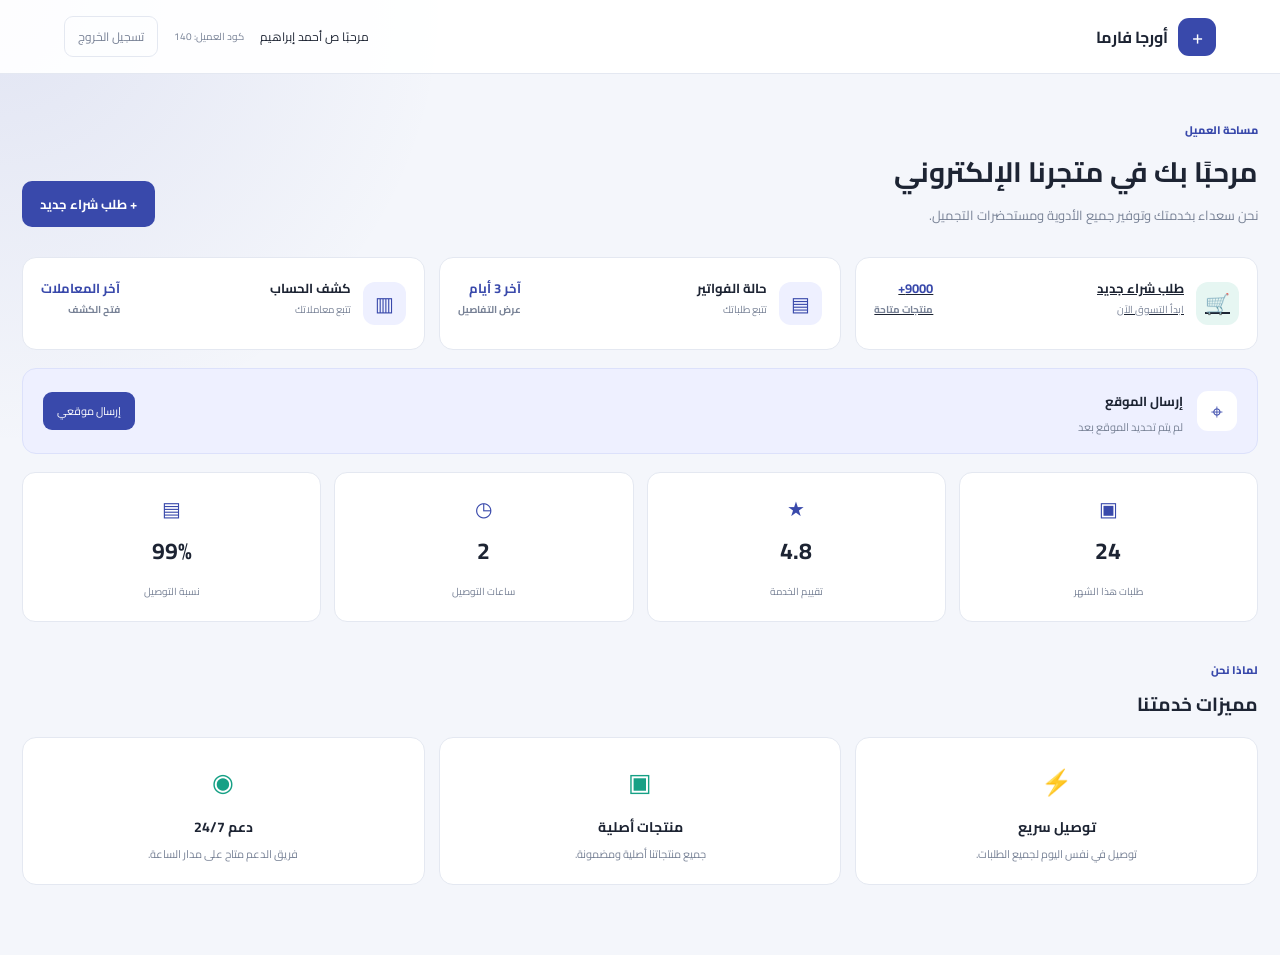
<file: customer-dashboard.html>
<!doctype html>
<html lang="ar" dir="rtl">
<head><meta charset="UTF-8"><meta name="viewport" content="width=device-width, initial-scale=1"><title>لوحة العميل | أورجا فارما</title><link rel="stylesheet" href="customer.css"></head>
<body>
<header class="customer-topbar"><a class="customer-brand" href="index.html"><span>+</span><strong>أورجا فارما</strong></a><div class="customer-user"><span>مرحبًا ص أحمد إبراهيم</span><small>كود العميل: 140</small><button id="customerLogout">تسجيل الخروج</button></div></header>
<main class="customer-main"><section class="customer-intro"><div><span class="eyebrow">مساحة العميل</span><h1>مرحبًا بك في متجرنا الإلكتروني</h1><p>نحن سعداء بخدمتك وتوفير جميع الأدوية ومستحضرات التجميل.</p></div><a class="customer-primary" href="customer-order.html">+ طلب شراء جديد</a></section>
<section class="customer-actions"><a href="store.html" class="customer-action accent"><span>🛒</span><div><b>طلب شراء جديد</b><small>ابدأ التسوق الآن</small></div><strong>9000+<small>منتجات متاحة</small></strong></a><button class="customer-action"><span>▤</span><div><b>حالة الفواتير</b><small>تتبع طلباتك</small></div><strong>آخر 3 أيام<small>عرض التفاصيل</small></strong></button><button class="customer-action"><span>▥</span><div><b>كشف الحساب</b><small>تتبع معاملاتك</small></div><strong>آخر المعاملات<small>فتح الكشف</small></strong></button></section>
<section class="location-card"><span class="location-icon">⌖</span><div><b>إرسال الموقع</b><p id="locationStatus">لم يتم تحديد الموقع بعد</p></div><button id="locationButton">إرسال موقعي</button></section>
<section class="customer-stats"><article><span>▣</span><b>24</b><small>طلبات هذا الشهر</small></article><article><span>★</span><b>4.8</b><small>تقييم الخدمة</small></article><article><span>◷</span><b>2</b><small>ساعات التوصيل</small></article><article><span>▤</span><b>99%</b><small>نسبة التوصيل</small></article></section>
<section class="service-section"><div class="section-title"><span class="eyebrow">لماذا نحن</span><h2>مميزات خدمتنا</h2></div><div class="service-grid"><article><span>⚡</span><h3>توصيل سريع</h3><p>توصيل في نفس اليوم لجميع الطلبات.</p></article><article><span>▣</span><h3>منتجات أصلية</h3><p>جميع منتجاتنا أصلية ومضمونة.</p></article><article><span>◉</span><h3>دعم 24/7</h3><p>فريق الدعم متاح على مدار الساعة.</p></article></div></section></main><div class="toast" id="customerToast"></div><script src="customer.js"></script></body></html>
</file>
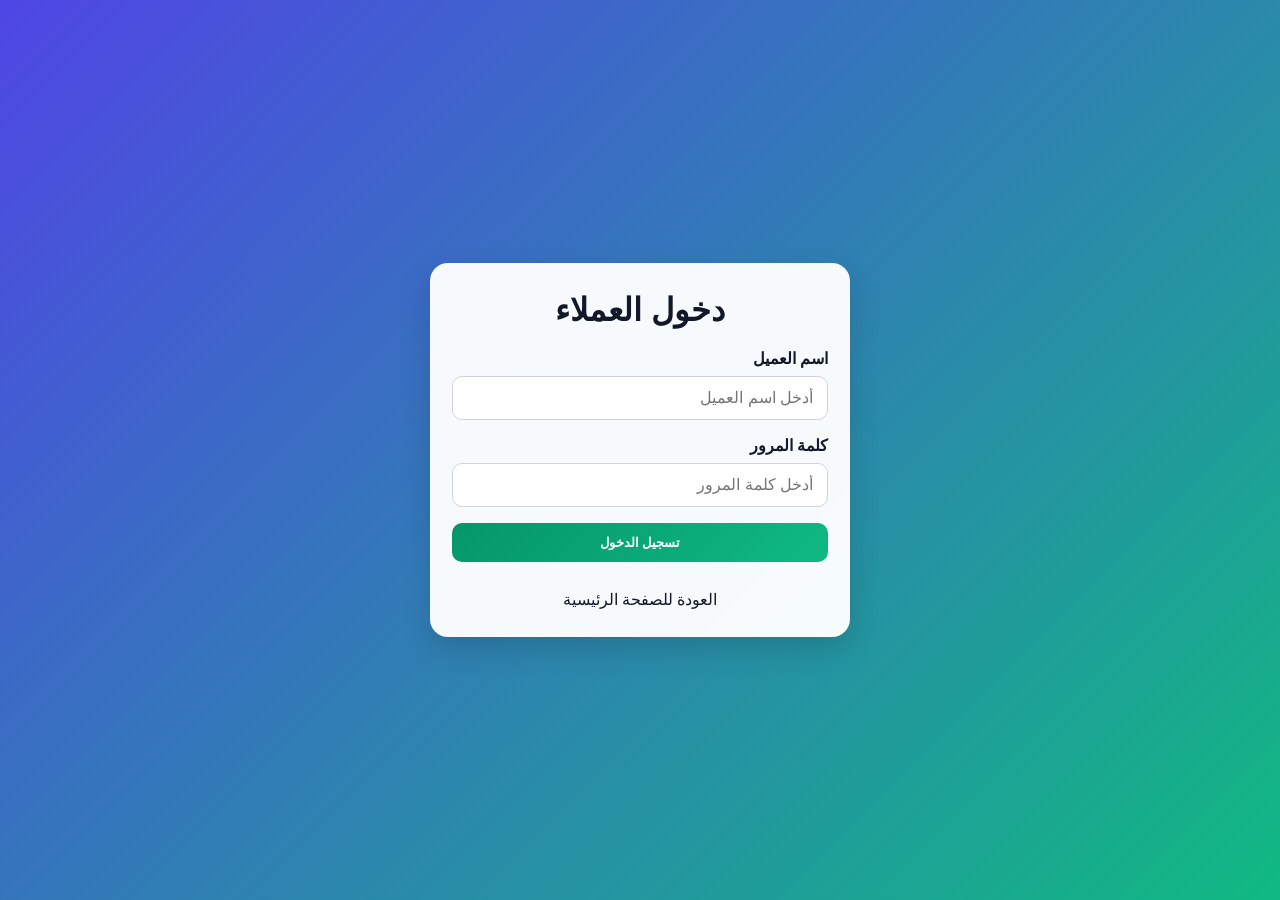
<file: customer-login.html>
<!DOCTYPE html>
<html lang="ar" dir="rtl">
<head>
    <meta charset="UTF-8">
    <meta name="viewport" content="width=device-width, initial-scale=1.0">
    <title>دخول العملاء</title>
    <style>
        * { box-sizing: border-box; }
        body {
            margin: 0; font-family: Arial, sans-serif; min-height: 100vh; display: grid; place-items: center;
            background: linear-gradient(135deg, #4f46e5, #10b981); color: #111827;
        }
        .card {
            width: min(90vw, 420px); background: rgba(255,255,255,0.96); border-radius: 18px; padding: 28px 22px; box-shadow: 0 12px 30px rgba(0,0,0,0.15);
        }
        h1 { margin: 0 0 20px; text-align: center; }
        .field { margin-bottom: 16px; }
        label { display:block; margin-bottom:8px; font-weight:600; }
        input {
            width:100%; padding:12px 14px; border-radius:10px; border:1px solid #d1d5db; font-size:16px;
        }
        button {
            width:100%; padding:12px; border:none; border-radius:10px; background: linear-gradient(135deg, #059669, #10b981); color:white; font-weight:700; cursor:pointer;
        }
        .back { display:inline-block; margin-top:14px; color:#111827; text-decoration:none; }
    </style>
</head>
<body>
    <div class="card">
        <h1>دخول العملاء</h1>
        <div class="field">
            <label>اسم العميل</label>
            <input type="text" placeholder="أدخل اسم العميل" />
        </div>
        <div class="field">
            <label>كلمة المرور</label>
            <input type="password" placeholder="أدخل كلمة المرور" />
        </div>
        <button>تسجيل الدخول</button>
        <div style="text-align:center; margin-top:14px;">
            <a class="back" href="index.html">العودة للصفحة الرئيسية</a>
        </div>
    </div>
</body>
</html>
</file>
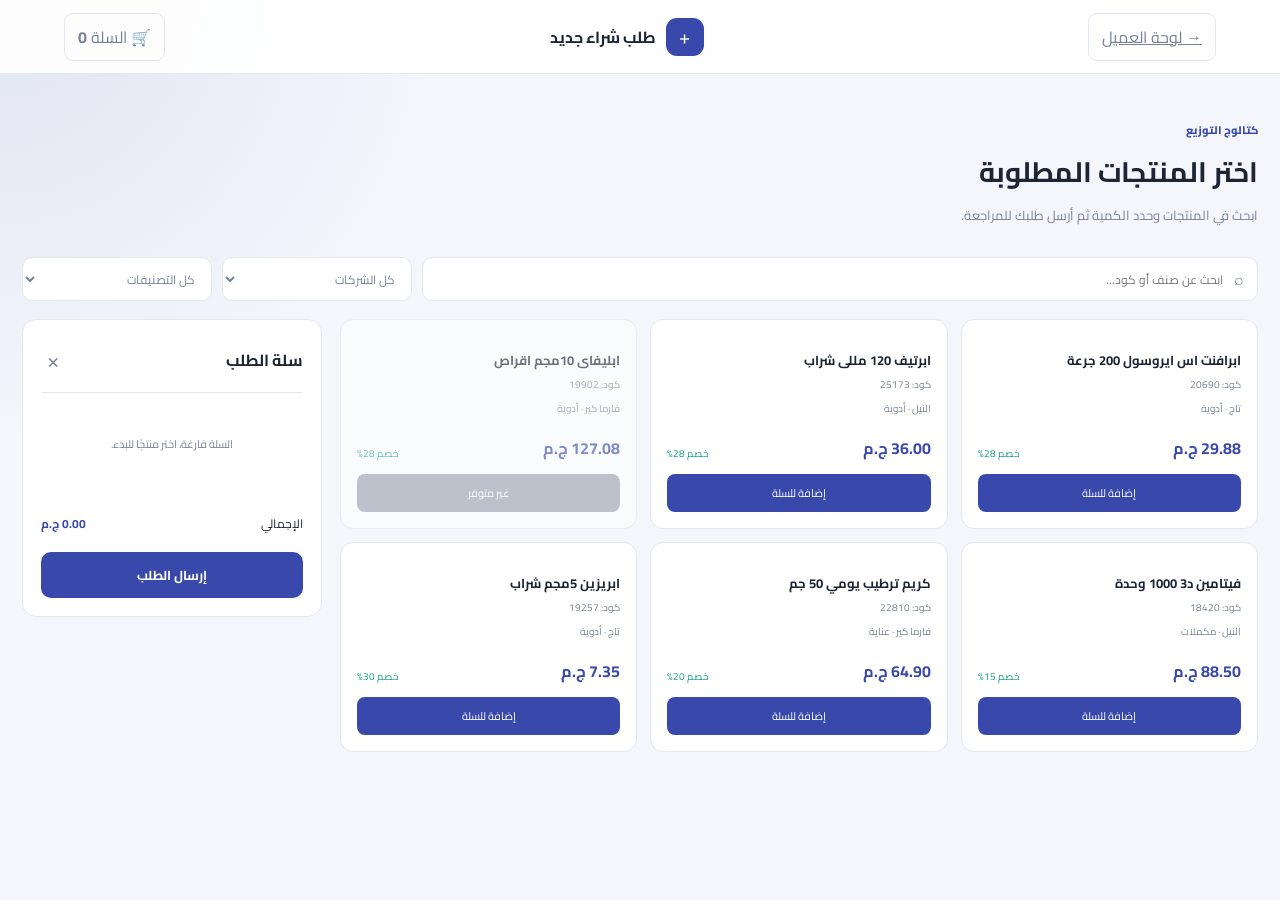
<file: customer-order.html>
<!doctype html>
<html lang="ar" dir="rtl">
<head><meta charset="UTF-8"><meta name="viewport" content="width=device-width, initial-scale=1"><title>طلب شراء جديد | أورجا فارما</title><link rel="stylesheet" href="customer.css"><style>.order-main{max-width:1280px;margin:auto;padding:46px 22px}.order-topbar{justify-content:space-between}.catalog-tools{display:grid;grid-template-columns:1fr 190px 190px;gap:10px;margin-bottom:18px}.search-box{height:44px;background:#fff;border:1px solid var(--line);border-radius:10px;display:flex;align-items:center;gap:9px;padding:0 13px;color:var(--muted)}.search-box input{border:0;outline:0;width:100%;background:transparent;font-size:12px}.catalog-tools select{border:1px solid var(--line);border-radius:10px;background:#fff;color:var(--muted);padding:0 12px;font-size:12px}.catalog-layout{display:grid;grid-template-columns:minmax(0,1fr) 300px;gap:18px}.products-grid{display:grid;grid-template-columns:repeat(3,1fr);gap:13px}.product-card{background:#fff;border:1px solid var(--line);border-radius:13px;padding:16px;display:flex;flex-direction:column;min-height:210px}.product-card.out{opacity:.62}.product-card h3{font-size:13px;margin:12px 0 3px}.product-code,.product-company{font-size:10px;color:var(--muted)}.product-company{margin-top:5px}.product-price{display:flex;justify-content:space-between;align-items:end;margin-top:auto;padding-top:12px}.product-price strong{color:var(--brand);font-size:16px}.product-price span{color:var(--accent);font-size:10px}.product-card button{margin-top:11px;border:0;background:var(--brand);color:#fff;border-radius:8px;padding:9px;font-size:11px;cursor:pointer}.product-card.out button{background:#9aa1af;cursor:not-allowed}.cart-panel{background:#fff;border:1px solid var(--line);border-radius:14px;padding:18px;height:max-content;position:sticky;top:92px}.cart-heading{display:flex;align-items:center;justify-content:space-between;border-bottom:1px solid var(--line);padding-bottom:10px}.cart-heading h2{font-size:16px;margin:0}.cart-heading button{border:0;background:none;color:var(--muted);font-size:22px}.empty-cart{text-align:center;color:var(--muted);font-size:11px;padding:30px 0}.cart-line{display:grid;grid-template-columns:1fr auto;gap:5px;padding:12px 0;border-bottom:1px solid var(--line)}.cart-line b,.cart-line small{display:block;font-size:11px}.cart-line small{color:var(--muted)}.cart-line button{border:0;background:none;color:#d85862}.cart-total{display:flex;justify-content:space-between;padding:17px 0;font-size:12px}.cart-total strong{color:var(--brand)}.full{width:100%}@media(max-width:900px){.catalog-layout{grid-template-columns:1fr}.cart-panel{position:fixed;inset:74px 0 0 auto;width:min(360px,100%);z-index:20;transform:translateX(100%);transition:.25s;overflow:auto}.cart-panel.open{transform:translateX(0)}.products-grid{grid-template-columns:repeat(2,1fr)}}@media(max-width:600px){.catalog-tools{grid-template-columns:1fr}.products-grid{grid-template-columns:1fr}.order-main{padding:30px 14px}}
</style></head>
<body><header class="customer-topbar order-topbar"><a class="back-link" href="customer-dashboard.html">→ لوحة العميل</a><div class="customer-brand"><span>+</span><strong>طلب شراء جديد</strong></div><button class="cart-button" id="cartButton">🛒 السلة <b id="cartCount">0</b></button></header><main class="order-main"><section class="order-heading"><div><span class="eyebrow">كتالوج التوزيع</span><h1>اختر المنتجات المطلوبة</h1><p>ابحث في المنتجات وحدد الكمية ثم أرسل طلبك للمراجعة.</p></div></section><section class="catalog-tools"><label class="search-box">⌕<input id="productSearch" type="search" placeholder="ابحث عن صنف أو كود..."></label><select id="companyFilter"><option value="">كل الشركات</option><option>فارما كير</option><option>النيل</option><option>تاج</option></select><select id="categoryFilter"><option value="">كل التصنيفات</option><option>أدوية</option><option>مكملات</option><option>عناية</option></select></section><div class="catalog-layout"><section class="products-grid" id="productsGrid"></section><aside class="cart-panel" id="cartPanel"><div class="cart-heading"><h2>سلة الطلب</h2><button id="closeCart">×</button></div><div id="cartItems"></div><div class="cart-total"><span>الإجمالي</span><strong id="cartTotal">0.00 ج.م</strong></div><button class="customer-primary full" id="submitOrder">إرسال الطلب</button></aside></div></main><div class="toast" id="customerToast"></div><script src="customer.js"></script></body></html>
</file>
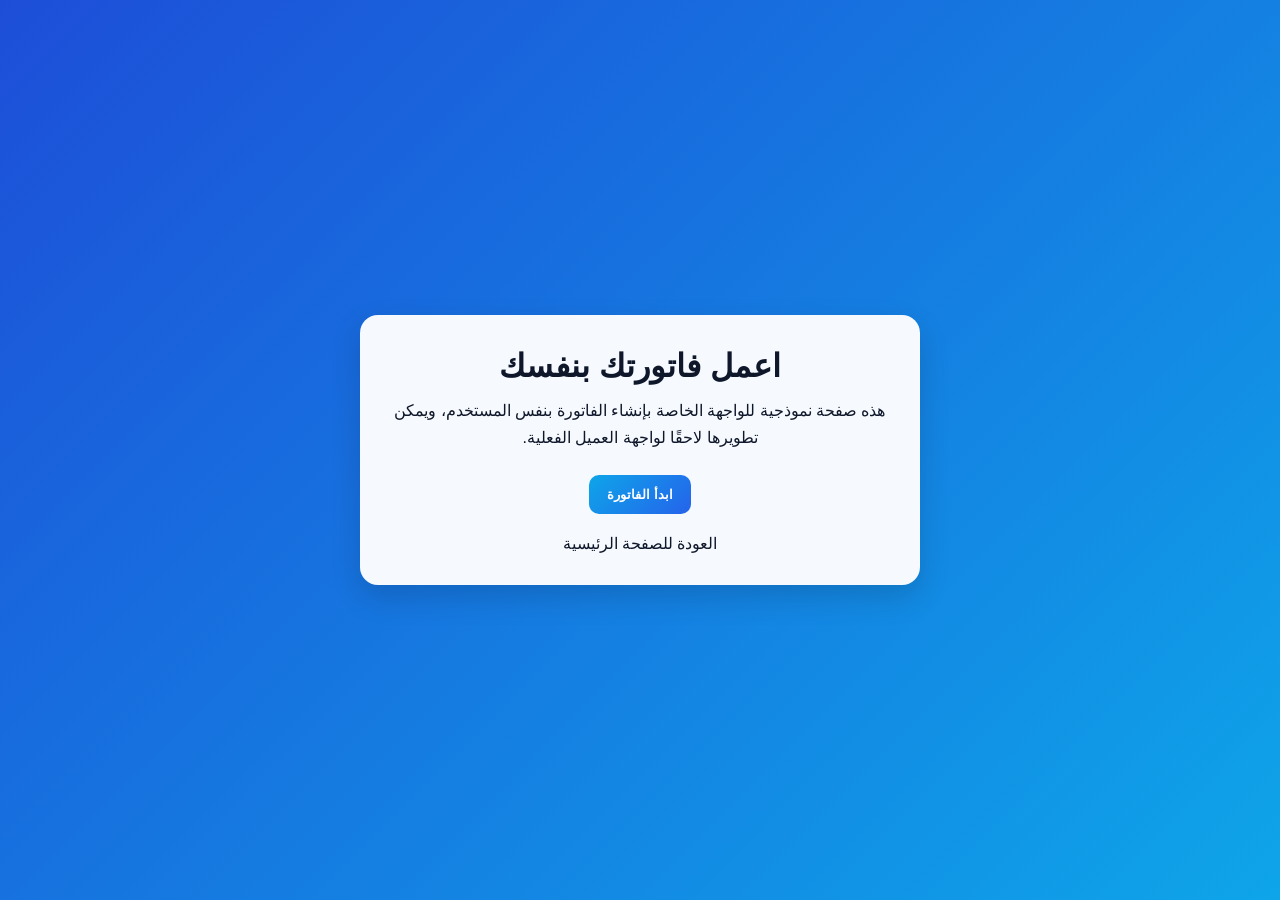
<file: customer-order130.html>
<!DOCTYPE html>
<html lang="ar" dir="rtl">
<head>
    <meta charset="UTF-8">
    <meta name="viewport" content="width=device-width, initial-scale=1.0">
    <title>عمل فاتورتك بنفسك</title>
    <style>
        * { box-sizing: border-box; }
        body {
            margin:0; font-family: Arial, sans-serif; min-height:100vh; display:grid; place-items:center; background: linear-gradient(135deg, #1d4ed8, #0ea5e9); color:#0f172a;
        }
        .card {
            width:min(90vw,560px); background: rgba(255,255,255,0.96); border-radius:18px; padding:32px 24px; box-shadow: 0 12px 30px rgba(0,0,0,0.15); text-align:center;
        }
        h1 { margin:0 0 12px; }
        p { margin:0 0 24px; line-height:1.7; }
        button { padding:12px 18px; border:none; border-radius:10px; background: linear-gradient(135deg, #0ea5e9, #2563eb); color:white; font-weight:700; cursor:pointer; }
        .back { display:inline-block; margin-top:20px; color:#0f172a; text-decoration:none; }
    </style>
</head>
<body>
    <div class="card">
        <h1>اعمل فاتورتك بنفسك</h1>
        <p>هذه صفحة نموذجية للواجهة الخاصة بإنشاء الفاتورة بنفس المستخدم، ويمكن تطويرها لاحقًا لواجهة العميل الفعلية.</p>
        <button>ابدأ الفاتورة</button>
        <div>
            <a class="back" href="index.html">العودة للصفحة الرئيسية</a>
        </div>
    </div>
</body>
</html>
</file>
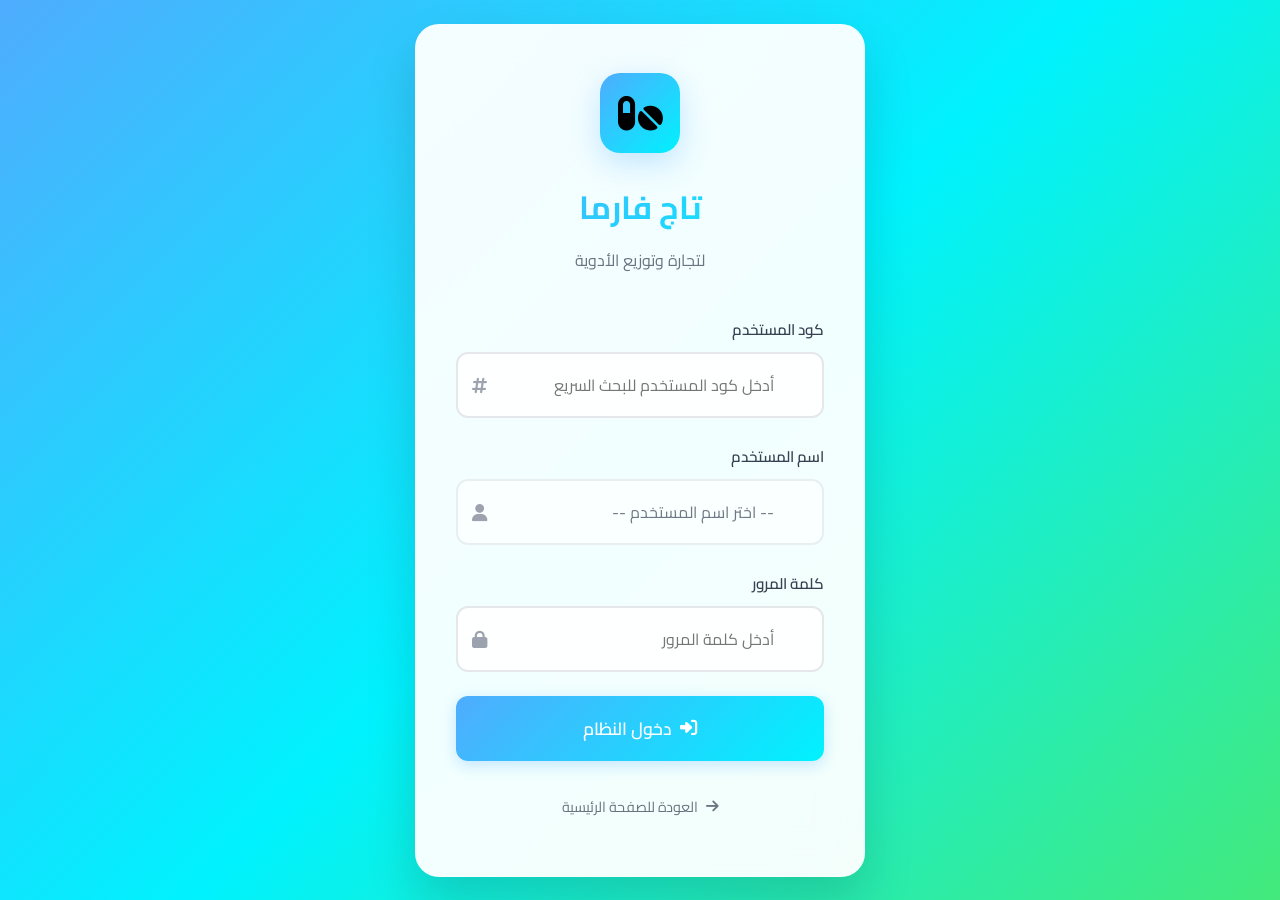
<file: login.html>
<!DOCTYPE html>
<html lang="ar" dir="rtl">
<head>
    <meta charset="UTF-8">
    <meta name="viewport" content="width=device-width, initial-scale=1.0, maximum-scale=1.0, user-scalable=no, viewport-fit=cover">
        <title>تسجيل الدخول - فارما جروب لتجارة وتوزيع الأدوية</title>
    <link href="https://fonts.googleapis.com/css2?family=Cairo:wght@300;400;600;700&display=swap" rel="stylesheet">
    <link href="https://cdnjs.cloudflare.com/ajax/libs/font-awesome/6.4.0/css/all.min.css" rel="stylesheet">
    <style>
        :root {
            --card-bg: rgba(255, 255, 255, 0.95);
            --card-border: rgba(255, 255, 255, 0.2);
            --text-muted: #6b7280;
            --text-strong: #374151;
            --input-bg: rgba(255, 255, 255, 0.9);
            --input-bg-focus: rgba(255, 255, 255, 1);
            --input-border: #e5e7eb;
            --input-text: #374151;
            --input-icon-color: #9ca3af;
        }
        html[data-theme="dark"] {
            color-scheme: dark;
            --card-bg: #111827;
            --card-border: #1f2937;
            --text-muted: #94a3b8;
            --text-strong: #cbd5e1;
            --input-bg: #1f2937;
            --input-bg-focus: #1f2937;
            --input-border: #374151;
            --input-text: #f1f5f9;
            --input-icon-color: #94a3b8;
        }
        * { margin: 0; padding: 0; box-sizing: border-box; }
        html { overflow-x: hidden; width: 100%; max-width: 100vw; }
        body {
            font-family: 'Cairo', sans-serif;
            background: linear-gradient(135deg, #4facfe 0%, #00f2fe 50%, #43e97b 100%);
            min-height: 100vh; display: flex; align-items: center; justify-content: center; padding: 1rem; position: relative; overflow-x: hidden; width: 100%; max-width: 100vw;
        }
        body::before {
            content: '';
            position: absolute; top: 0; left: 0; right: 0; bottom: 0;
            background: url('data:image/svg+xml,<svg width="60" height="60" viewBox="0 0 60 60" xmlns="http://www.w3.org/2000/svg"><g fill="none" fill-rule="evenodd"><g fill="%23ffffff" fill-opacity="0.08"><circle cx="30" cy="30" r="2"/><path d="M30 15c8.284 0 15 6.716 15 15s-6.716 15-15 15-15-6.716-15-15 6.716-15 15-15zm0 2c-7.18 0-13 5.82-13 13s5.82 13 13 13 13-5.82 13-13-5.82-13-13-13z" fill-opacity="0.03"/></g></svg>');
            animation: float 25s infinite linear;
        }
        @keyframes float { 0% { transform: translateY(0px) rotate(0deg); } 100% { transform: translateY(-100px) rotate(360deg); } }
        .login-container {
            background: var(--card-bg); backdrop-filter: blur(20px); border-radius: 24px; box-shadow: 0 25px 50px rgba(0,0,0,0.15); padding: 3rem 2.5rem; max-width: 450px; width: 100%; position: relative; z-index: 10; border: 1px solid var(--card-border); animation: slideUp 0.8s cubic-bezier(0.4,0,0.2,1);
        }
        @keyframes slideUp { from { opacity:0; transform: translateY(30px) scale(0.95);} to { opacity:1; transform: translateY(0) scale(1);} }
        .login-header { text-align:center; margin-bottom:2.5rem; }
        .logo-icon { width:80px; height:80px; background: linear-gradient(135deg,#4facfe,#00f2fe); border-radius:20px; display:flex; align-items:center; justify-content:center; margin:0 auto 1.5rem; box-shadow:0 10px 30px rgba(79,172,254,0.3); animation:pulse 2s infinite; font-size:2.5rem; }
        @keyframes pulse { 0%,100% { transform: scale(1); } 50% { transform: scale(1.05); } }
        .login-title { font-size:2rem; font-weight:700; background: linear-gradient(135deg,#4facfe,#00f2fe); -webkit-background-clip:text; -webkit-text-fill-color: transparent; background-clip:text; margin-bottom:0.5rem; }
        .login-subtitle { color: var(--text-muted); font-size:1rem; font-weight:400; }
        .form-group { margin-bottom:1.5rem; width:100%; }
        .form-group label { display:block; color: var(--text-strong); margin-bottom:0.5rem; font-weight:600; font-size:0.95rem; }
        .input-wrapper { position:relative; width:100%; }
        .form-group input, .form-group select {
            width: 100%; padding: 1rem 3rem 1rem 1rem; border: 2px solid var(--input-border); border-radius: 12px; font-size:1rem; font-family:'Cairo', sans-serif; transition: all 0.3s ease; background: var(--input-bg); color: var(--input-text); box-sizing:border-box; max-width:100%; appearance:none; -webkit-appearance:none; -moz-appearance:none;
        }
        .input-icon { position:absolute; left:1rem; top:50%; transform: translateY(-50%); color: var(--input-icon-color); font-size:1.1rem; transition:all .3s ease; }
        .form-group input:focus, .form-group select:focus { outline:none; border-color:#4facfe; box-shadow: 0 0 0 3px rgba(79,172,254,0.1); background: var(--input-bg-focus); }
        .form-group input:focus + .input-icon, .form-group select:focus + .input-icon { color:#4facfe; }
        .login-btn { width:100%; padding:1rem; background: linear-gradient(135deg,#4facfe,#00f2fe); color:white; border:none; border-radius:12px; font-size:1.1rem; font-weight:600; font-family:'Cairo', sans-serif; cursor:pointer; transition: all 0.3s ease; box-shadow:0 4px 15px rgba(79,172,254,0.3); display:flex; align-items:center; justify-content:center; gap:0.5rem; }
        .login-btn:hover { transform: translateY(-2px); box-shadow: 0 8px 25px rgba(79,172,254,0.4); }
        .login-btn:active { transform: translateY(0); }
        .back-link { display:inline-flex; align-items:center; gap:0.5rem; color: var(--text-muted); text-decoration:none; font-size:0.9rem; margin-top:1.5rem; transition: all 0.3s ease; padding:0.5rem; border-radius:8px; }
        .back-link:hover { color:#4facfe; background: rgba(79,172,254,0.1); }
        @media (max-width: 480px) { .login-container { padding: 2rem 1.25rem; } .login-title { font-size:1.7rem; } }
    </style>
</head>
<body>
    <div class="login-container">
        <div class="login-header">
            <div class="logo-icon"><i class="fas fa-pills"></i></div>
            <h1 class="login-title">تاج فارما</h1>
            <div class="login-subtitle">لتجارة وتوزيع الأدوية</div>
        </div>

        <form>
            <div class="form-group">
                <label for="userCode">كود المستخدم</label>
                <div class="input-wrapper">
                    <input id="userCode" type="text" placeholder="أدخل كود المستخدم للبحث السريع">
                    <span class="input-icon"><i class="fas fa-hashtag"></i></span>
                </div>
            </div>

            <div class="form-group">
                <label for="userName">اسم المستخدم</label>
                <div class="input-wrapper">
                    <select id="userName" disabled>
                        <option>-- اختر اسم المستخدم --</option>
                        <option>⏳ جاري تحميل المستخدمين...</option>
                    </select>
                    <span class="input-icon"><i class="fas fa-user"></i></span>
                </div>
            </div>

            <div class="form-group">
                <label for="password">كلمة المرور</label>
                <div class="input-wrapper">
                    <input id="password" type="password" placeholder="أدخل كلمة المرور">
                    <span class="input-icon"><i class="fas fa-lock"></i></span>
                </div>
            </div>

            <button type="submit" class="login-btn"><i class="fas fa-sign-in-alt"></i> دخول النظام</button>
        </form>

        <div style="text-align:center;">
            <a class="back-link" href="index.html"><i class="fas fa-arrow-right"></i> العودة للصفحة الرئيسية</a>
        </div>
    </div>
</body>
</html>
</file>
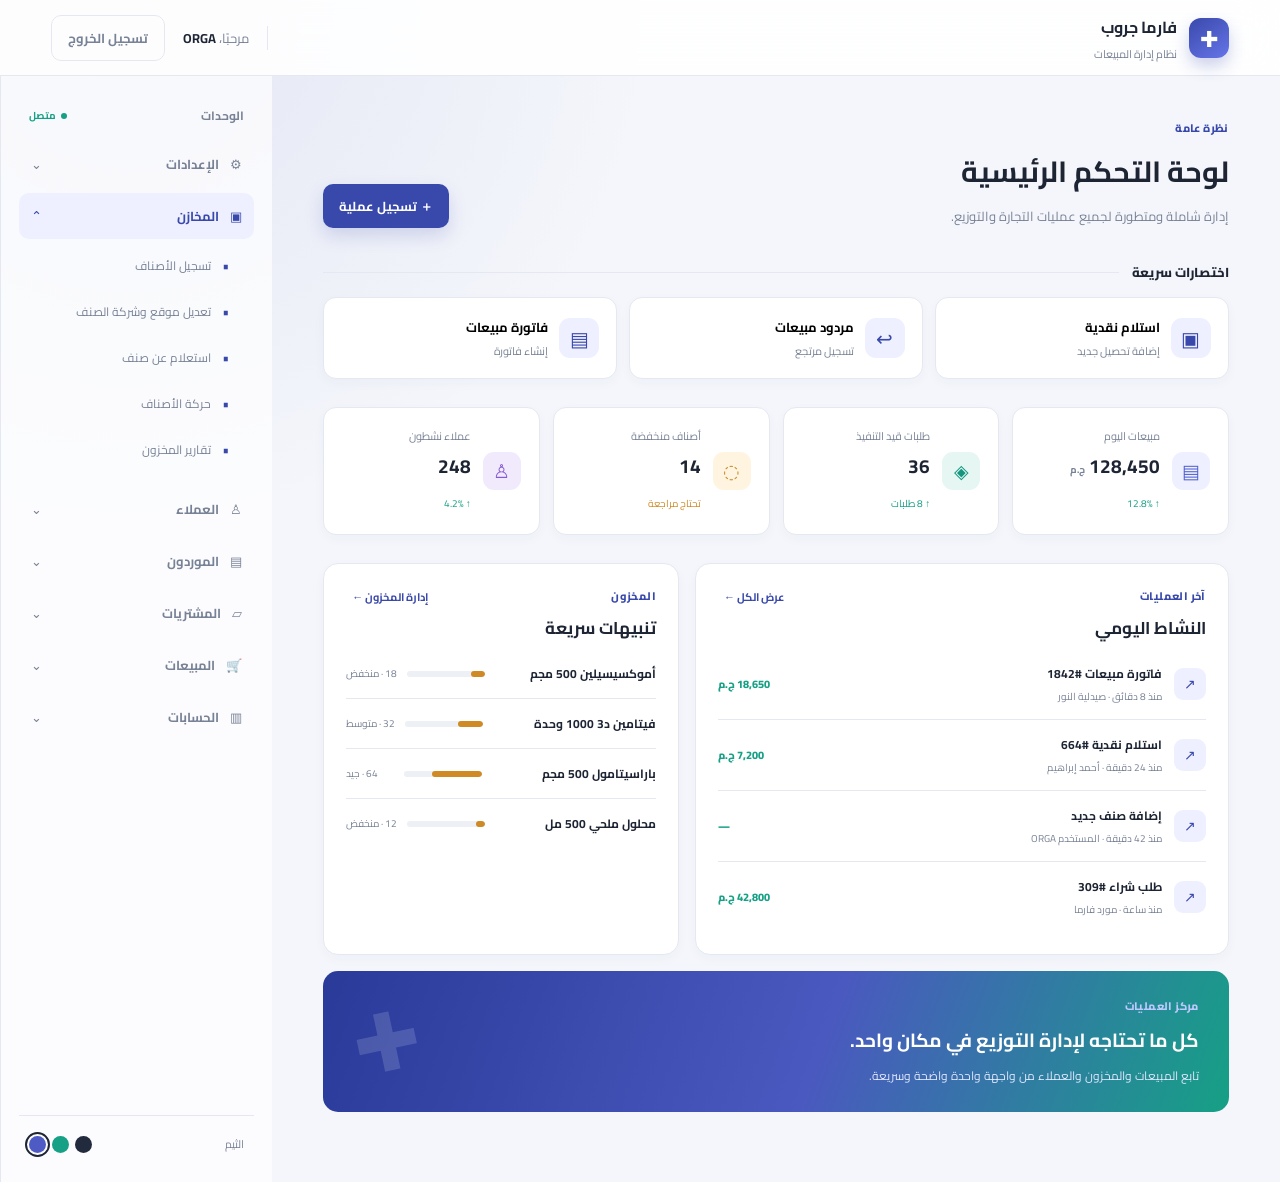
<file: main.html>
<!doctype html>
<html lang="ar" dir="rtl">
<head>
  <meta charset="UTF-8">
  <meta name="viewport" content="width=device-width, initial-scale=1.0">
  <meta name="description" content="لوحة إدارة توزيع الأدوية">
  <title>لوحة التحكم | فارما جروب</title>
  <link rel="stylesheet" href="dashboard.css?v=dark-button-1">
</head>
<body data-theme="default">
  <div class="app-shell">
    <header class="topbar">
      <button class="icon-button menu-toggle" id="menuToggle" aria-label="فتح القائمة">☰</button>
      <div class="brand"><span class="brand-mark">✚</span><div><strong>فارما جروب</strong><small>نظام إدارة المبيعات</small></div></div>
      <div class="topbar-actions"><span class="user-chip">مرحبًا، <b>ORGA</b></span><button class="outline-button" id="logoutButton">تسجيل الخروج</button></div>
    </header>

    <div class="workspace">
      <aside class="sidebar" id="sidebar">
        <div class="sidebar-heading"><span>الوحدات</span><span class="status-dot">متصل</span></div>
        <nav id="moduleNav" aria-label="الوحدات الرئيسية"></nav>
        <div class="sidebar-footer"><span>الثيم</span><div class="theme-switcher" role="group" aria-label="اختيار الثيم"><button data-theme-choice="default" title="نيلي"></button><button data-theme-choice="emerald" title="أخضر"></button><button data-theme-choice="dark" title="داكن"></button></div></div>
      </aside>

      <main class="content">
        <section class="page-heading"><div><span class="eyebrow">نظرة عامة</span><h1>لوحة التحكم الرئيسية</h1><p>إدارة شاملة ومتطورة لجميع عمليات التجارة والتوزيع.</p></div><button class="primary-button" id="quickSale">＋ تسجيل عملية</button></section>
        <section class="quick-actions" aria-labelledby="quickTitle"><div class="section-label"><span id="quickTitle">اختصارات سريعة</span><span class="section-rule"></span></div><div class="quick-grid"><button data-action="cash"><span>▣</span><b>استلام نقدية</b><small>إضافة تحصيل جديد</small></button><button data-action="return"><span>↩</span><b>مردود مبيعات</b><small>تسجيل مرتجع</small></button><button data-action="invoice"><span>▤</span><b>فاتورة مبيعات</b><small>إنشاء فاتورة</small></button></div></section>
        <section class="metrics" aria-label="ملخص اليوم"><article><span class="metric-icon blue">▤</span><div><small>مبيعات اليوم</small><strong>128,450 <em>ج.م</em></strong><span class="trend up">↑ 12.8%</span></div></article><article><span class="metric-icon green">◈</span><div><small>طلبات قيد التنفيذ</small><strong>36</strong><span class="trend up">↑ 8 طلبات</span></div></article><article><span class="metric-icon amber">◌</span><div><small>أصناف منخفضة</small><strong>14</strong><span class="trend warning">تحتاج مراجعة</span></div></article><article><span class="metric-icon violet">♙</span><div><small>عملاء نشطون</small><strong>248</strong><span class="trend up">↑ 4.2%</span></div></article></section>
        <section class="panel-grid"><article class="panel activity-panel"><div class="panel-heading"><div><span class="eyebrow">آخر العمليات</span><h2>النشاط اليومي</h2></div><button class="text-button" data-action="activity">عرض الكل ←</button></div><div class="activity-list" id="activityList"></div></article><article class="panel stock-panel"><div class="panel-heading"><div><span class="eyebrow">المخزون</span><h2>تنبيهات سريعة</h2></div><button class="text-button" data-action="stock">إدارة المخزون ←</button></div><div class="stock-list" id="stockList"></div></article></section>
        <section class="welcome-strip"><div><span class="eyebrow">مركز العمليات</span><h2>كل ما تحتاجه لإدارة التوزيع في مكان واحد.</h2><p>تابع المبيعات والمخزون والعملاء من واجهة واحدة واضحة وسريعة.</p></div><span class="strip-mark">✚</span></section>
      </main>
    </div>
  </div>
  <div class="module-modal" id="moduleModal" aria-hidden="true">
    <div class="module-dialog" role="dialog" aria-modal="true" aria-labelledby="moduleViewTitle">
      <div class="module-dialog-head"><div><span class="eyebrow">وحدة النظام</span><h2 id="moduleViewTitle"></h2></div><button class="dialog-close" id="moduleModalClose" aria-label="إغلاق">×</button></div>
      <div class="module-toolbar"><label>بحث سريع<input id="moduleSearch" type="search" placeholder="اكتب للبحث..."></label><button class="primary-button" id="moduleAdd">＋ إضافة جديد</button></div>
      <div id="moduleViewBody"></div>
    </div>
  </div>
  <div class="toast" id="toast" role="status" aria-live="polite"></div>
  <script src="dashboard.js?v=settings-persist-2"></script>
</body>
</html>
</file>
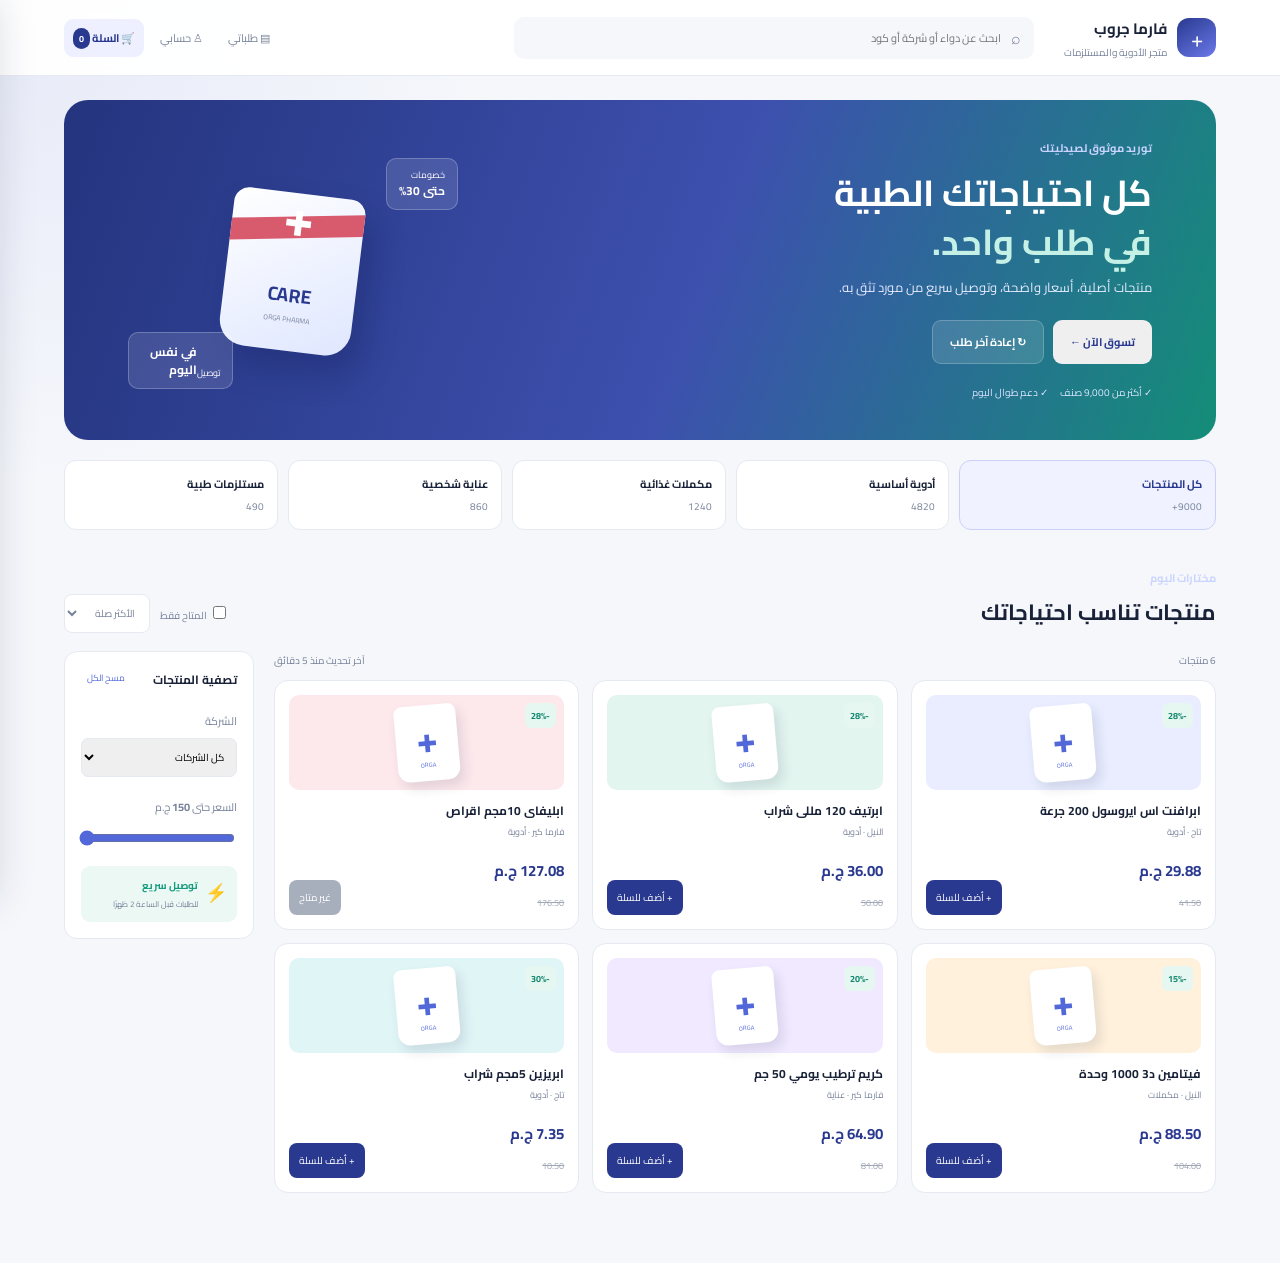
<file: store.html>
<!doctype html>
<html lang="ar" dir="rtl">
<head>
<meta charset="UTF-8"><meta name="viewport" content="width=device-width, initial-scale=1">
<title>متجر فارما جروب</title><link rel="stylesheet" href="store.css">
</head>
<body>
<header class="store-header">
  <a class="brand" href="customer-dashboard.html"><span class="brand-mark">+</span><span><b>فارما جروب</b><small>متجر الأدوية والمستلزمات</small></span></a>
  <label class="search"><span>⌕</span><input id="searchInput" type="search" placeholder="ابحث عن دواء أو شركة أو كود"></label>
  <nav><button id="ordersButton">▤ طلباتي</button><button id="accountButton">♙ حسابي</button><button class="cart-trigger" id="cartTrigger">🛒 السلة <b id="cartBadge">0</b></button></nav>
</header>
<main class="store-main">
  <section class="hero"><div class="hero-copy"><span class="kicker">توريد موثوق لصيدليتك</span><h1>كل احتياجاتك الطبية<br><strong>في طلب واحد.</strong></h1><p>منتجات أصلية، أسعار واضحة، وتوصيل سريع من مورد تثق به.</p><div class="hero-actions"><button id="shopNow">تسوق الآن ←</button><button class="ghost" id="repeatOrder">↻ إعادة آخر طلب</button></div><div class="proof">✓ أكثر من 9,000 صنف　 ✓ دعم طوال اليوم</div></div><div class="hero-art"><div class="medicine-box"><span>✚</span><b>CARE</b><small>ORGA PHARMA</small></div><i class="note top">خصومات<br><strong>حتى 30%</strong></i><i class="note bottom">توصيل<br><strong>في نفس اليوم</strong></i></div></section>
  <section class="categories"><button class="active" data-category="">كل المنتجات<small>9000+</small></button><button data-category="أدوية">أدوية أساسية<small>4820</small></button><button data-category="مكملات">مكملات غذائية<small>1240</small></button><button data-category="عناية">عناية شخصية<small>860</small></button><button data-category="مستلزمات">مستلزمات طبية<small>490</small></button></section>
  <section id="productsSection"><div class="section-heading"><div><span class="eyebrow">مختارات اليوم</span><h2>منتجات تناسب احتياجاتك</h2></div><div class="tools"><label><input id="availableOnly" type="checkbox"> المتاح فقط</label><select id="sortSelect"><option value="featured">الأكثر صلة</option><option value="price">الأقل سعرًا</option><option value="discount">أعلى خصم</option></select><button id="filterButton">☷ الفلاتر</button></div></div><div class="catalog"><aside class="filters" id="filters"><b>تصفية المنتجات</b><button id="clearFilters">مسح الكل</button><label>الشركة<select id="companyFilter"><option value="">كل الشركات</option><option>تاج</option><option>النيل</option><option>فارما كير</option></select></label><label>السعر حتى <strong id="priceValue">150</strong> ج.م<input id="priceFilter" type="range" min="0" max="150" value="150"></label><div class="delivery">⚡ <span><b>توصيل سريع</b><small>للطلبات قبل الساعة 2 ظهرًا</small></span></div></aside><section class="products"><div class="result-line"><span id="resultsCount">0 منتجات</span><span>آخر تحديث منذ 5 دقائق</span></div><div class="product-grid" id="productGrid"></div><div class="empty" id="emptyState" hidden>⌕<h3>لم نجد هذا المنتج</h3><p>جرّب اسمًا مختلفًا أو امسح الفلاتر.</p></div></section></div></section>
</main>
<div class="overlay" id="overlay"></div><aside class="drawer" id="drawer"><div class="drawer-head"><div><span class="eyebrow">طلبك الحالي</span><h2>سلة الشراء</h2></div><button id="closeCart">×</button></div><div class="drawer-items" id="drawerItems"></div><div class="drawer-foot"><div><span>الإجمالي قبل الشحن</span><strong id="subtotal">0.00 ج.م</strong></div><small>يتم تأكيد تكلفة التوصيل عند إرسال الطلب.</small><button class="checkout" id="checkout">متابعة وإرسال الطلب ←</button></div></aside><div class="toast" id="toast"></div><script src="store.js"></script>
</body></html>
</file>
<file: customer.css>
@import url('https://fonts.googleapis.com/css2?family=Cairo:wght@400;500;600;700;800&display=swap');
:root{--brand:#3949ab;--accent:#16a085;--bg:#f4f6fb;--surface:#fff;--line:#e4e8f1;--text:#1d2433;--muted:#788296}*{box-sizing:border-box}body{margin:0;min-height:100vh;background:radial-gradient(circle at 0 0,rgba(57,73,171,.1),transparent 28%),var(--bg);font-family:Cairo,Segoe UI,sans-serif;color:var(--text)}button,input,select{font:inherit}.customer-topbar{height:74px;background:rgba(255,255,255,.92);border-bottom:1px solid var(--line);display:flex;align-items:center;justify-content:space-between;padding:0 clamp(18px,5vw,72px);position:sticky;top:0;z-index:10}.customer-brand{display:flex;align-items:center;gap:10px;color:var(--text);text-decoration:none}.customer-brand span{display:grid;place-items:center;background:var(--brand);color:#fff;width:38px;height:38px;border-radius:11px;font-size:20px}.customer-user{display:flex;align-items:center;gap:16px;font-size:12px}.customer-user small{color:var(--muted)}.customer-user button,.back-link,.cart-button{background:none;border:1px solid var(--line);border-radius:9px;padding:8px 13px;color:var(--muted);cursor:pointer}.customer-main,.order-main{max-width:1280px;margin:auto;padding:46px 22px 70px}.customer-intro,.order-heading{display:flex;justify-content:space-between;align-items:end;gap:18px;margin-bottom:30px}.eyebrow{display:block;color:var(--brand);font-size:11px;font-weight:800;margin-bottom:6px}.customer-intro h1,.order-heading h1{font-size:28px;margin:0 0 5px}.customer-intro p,.order-heading p{margin:0;color:var(--muted);font-size:13px}.customer-primary{display:inline-flex;align-items:center;justify-content:center;background:var(--brand);color:#fff;border:0;border-radius:10px;text-decoration:none;padding:11px 18px;font-size:13px;font-weight:700;cursor:pointer}.customer-actions{display:grid;grid-template-columns:repeat(3,1fr);gap:14px}.customer-action{border:1px solid var(--line);background:var(--surface);border-radius:14px;text-align:right;padding:18px;display:grid;grid-template-columns:43px 1fr auto;gap:12px;align-items:center;cursor:pointer;color:var(--text)}.customer-action>span{grid-row:span 2;width:43px;height:43px;display:grid;place-items:center;background:#eef0ff;color:var(--brand);border-radius:12px;font-size:20px}.customer-action.accent>span{background:#e6f6f2;color:var(--accent)}.customer-action b,.customer-action small,.customer-action strong{display:block}.customer-action b{font-size:13px}.customer-action small{color:var(--muted);font-size:10px}.customer-action strong{color:var(--brand);font-size:13px}.location-card{margin:18px 0;display:flex;align-items:center;gap:14px;background:#eef0ff;border:1px solid #dce1fb;border-radius:14px;padding:16px 20px}.location-icon{display:grid;place-items:center;width:40px;height:40px;background:#fff;color:var(--brand);border-radius:11px;font-size:21px}.location-card div{flex:1}.location-card b{font-size:13px}.location-card p{margin:2px 0 0;color:var(--muted);font-size:11px}.location-card button{border:0;background:var(--brand);color:#fff;padding:9px 14px;border-radius:9px;font-size:11px;cursor:pointer}.customer-stats{display:grid;grid-template-columns:repeat(4,1fr);gap:13px}.customer-stats article{background:var(--surface);border:1px solid var(--line);border-radius:13px;padding:17px;text-align:center}.customer-stats span{display:block;color:var(--brand);font-size:20px}.customer-stats b{display:block;font-size:23px;margin:2px}.customer-stats small{color:var(--muted);font-size:10px}.service-section{margin-top:38px}.section-title h2{margin:0;font-size:19px}.service-grid{display:grid;grid-template-columns:repeat(3,1fr);gap:14px;margin-top:15px}.service-grid article{background:var(--surface);border:1px solid var(--line);border-radius:14px;padding:20px;text-align:center}.service-grid span{font-size:25px;color:var(--accent)}.service-grid h3{font-size:14px;margin:9px 0 4px}.service-grid p{font-size:11px;color:var(--muted);margin:0}.toast{position:fixed;bottom:22px;right:22px;background:#20283d;color:#fff;padding:11px 17px;border-radius:9px;font-size:12px;opacity:0;transition:.2s}.toast.show{opacity:1}@media(max-width:900px){.customer-actions,.service-grid{grid-template-columns:1fr}.customer-stats{grid-template-columns:repeat(2,1fr)}}@media(max-width:600px){.customer-topbar{padding:0 14px}.customer-user span{display:none}.customer-main{padding:30px 14px}.customer-intro{display:block}.customer-intro h1{font-size:23px}.customer-intro .customer-primary{margin-top:18px}.location-card{align-items:start;flex-wrap:wrap}.location-card div{min-width:calc(100% - 60px)}.location-card button{margin-right:54px}}
</file>
<file: dashboard.css>
@import url('https://fonts.googleapis.com/css2?family=Cairo:wght@400;500;600;700;800&display=swap');
:root{--brand:#3949ab;--brand-strong:#27358f;--accent:#16a085;--bg:#f4f6fb;--surface:#fff;--surface-soft:#f7f8fc;--line:#e5e8f1;--text:#1d2433;--muted:#788296;--shadow:0 14px 36px rgba(37,48,87,.08);--danger:#d85862;--warning:#cf8a26}*{box-sizing:border-box}html{min-height:100%;background:var(--bg)}body{margin:0;min-height:100vh;background:radial-gradient(circle at 10% 0%,rgba(57,73,171,.09),transparent 32%),var(--bg);color:var(--text);font-family:Cairo,Segoe UI,sans-serif}.app-shell{min-height:100vh}.topbar{height:76px;background:rgba(255,255,255,.9);border-bottom:1px solid var(--line);display:flex;align-items:center;gap:18px;padding:0 clamp(18px,4vw,56px);position:sticky;top:0;z-index:20;backdrop-filter:blur(18px)}.brand{display:flex;align-items:center;gap:12px;margin-left:auto}.brand-mark{display:grid;place-items:center;width:40px;height:40px;border-radius:12px;background:linear-gradient(145deg,var(--brand),#6675e8);color:#fff;font-size:22px;box-shadow:0 8px 16px rgba(57,73,171,.25)}.brand strong,.brand small{display:block}.brand strong{font-size:16px}.brand small{font-size:11px;color:var(--muted);margin-top:2px}.topbar-actions{display:flex;align-items:center;gap:18px}.user-chip{font-size:13px;color:var(--muted);padding-right:18px;border-right:1px solid var(--line)}.user-chip b{color:var(--text)}button{font:inherit;cursor:pointer}.outline-button,.primary-button{border:0;border-radius:10px;padding:10px 16px;font-size:13px;font-weight:700;transition:.2s}.outline-button{background:transparent;border:1px solid var(--line);color:var(--muted)}.outline-button:hover{border-color:var(--brand);color:var(--brand)}.primary-button{background:var(--brand);color:#fff;box-shadow:0 8px 18px rgba(57,73,171,.18)}.primary-button:hover{background:var(--brand-strong);transform:translateY(-1px)}.icon-button{border:0;background:transparent;color:var(--muted);font-size:22px;padding:4px}.menu-toggle{display:none}.workspace{display:grid;grid-template-columns:272px minmax(0,1fr);direction:ltr}.sidebar{direction:rtl;background:rgba(255,255,255,.72);border-left:1px solid var(--line);min-height:calc(100vh - 76px);padding:28px 18px;display:flex;flex-direction:column}.sidebar-heading{display:flex;justify-content:space-between;align-items:center;color:var(--muted);font-size:12px;font-weight:700;padding:0 10px 14px}.status-dot{color:var(--accent);font-size:10px}.status-dot:before{content:'';display:inline-block;width:6px;height:6px;border-radius:50%;background:var(--accent);margin-left:5px}.module{margin-bottom:6px}.module-toggle,.subitem{width:100%;border:0;background:none;text-align:right;display:flex;align-items:center;gap:11px;border-radius:10px;color:var(--muted);padding:11px 12px;font-size:13px}.module-toggle:hover,.subitem:hover,.module.open>.module-toggle{color:var(--brand);background:#eef0ff}.module-toggle .chevron{margin-right:auto;transition:.2s}.module.open .chevron{transform:rotate(180deg)}.subitems{display:none;padding:3px 12px 8px 0}.module.open .subitems{display:block}.subitem{font-size:12px;padding:8px 12px}.subitem:before{content:'•';color:var(--brand);font-size:16px}.sidebar-footer{margin-top:auto;border-top:1px solid var(--line);padding:18px 10px 0;color:var(--muted);font-size:11px;display:flex;justify-content:space-between;align-items:center}.theme-switcher{display:flex;gap:6px;direction:ltr}.theme-switcher button{width:17px;height:17px;border-radius:50%;border:2px solid transparent;padding:0}.theme-switcher button[data-theme-choice=default]{background:#4e5bc5}.theme-switcher button[data-theme-choice=emerald]{background:#16a085}.theme-switcher button[data-theme-choice=dark]{background:#222b3d}.theme-switcher button.active{outline:2px solid var(--text);outline-offset:2px}.content{direction:rtl;padding:42px clamp(20px,4vw,58px) 70px;max-width:1600px;width:100%;margin:0 auto}.page-heading{display:flex;justify-content:space-between;align-items:end;gap:20px;margin-bottom:32px}.eyebrow{display:block;color:var(--brand);font-size:11px;font-weight:800;letter-spacing:.4px;margin-bottom:6px}.page-heading h1{font-size:29px;margin:0 0 5px;letter-spacing:0}.page-heading p{margin:0;color:var(--muted);font-size:13px}.section-label{display:flex;align-items:center;gap:13px;font-size:13px;font-weight:800;margin-bottom:13px}.section-rule{height:1px;background:var(--line);flex:1}.quick-grid{display:grid;grid-template-columns:repeat(3,1fr);gap:12px}.quick-grid button{background:var(--surface);border:1px solid var(--line);border-radius:13px;padding:17px;text-align:right;display:grid;grid-template-columns:40px 1fr;column-gap:11px;align-items:center;box-shadow:0 4px 12px rgba(37,48,87,.03);transition:.2s}.quick-grid button:hover{border-color:#c7cdf5;transform:translateY(-2px);box-shadow:var(--shadow)}.quick-grid button>span{grid-row:span 2;width:40px;height:40px;display:grid;place-items:center;color:var(--brand);background:#eef0ff;border-radius:11px;font-size:20px}.quick-grid b{font-size:13px}.quick-grid small{font-size:11px;color:var(--muted);margin-top:2px}.metrics{display:grid;grid-template-columns:repeat(4,1fr);gap:13px;margin:28px 0}.metrics article{background:var(--surface);border:1px solid var(--line);border-radius:13px;padding:18px;display:flex;align-items:center;gap:12px;box-shadow:0 4px 12px rgba(37,48,87,.03)}.metric-icon{width:38px;height:38px;border-radius:11px;display:grid;place-items:center;font-size:19px}.metric-icon.blue{background:#eef0ff;color:#5261d0}.metric-icon.green{background:#e6f6f2;color:#15977f}.metric-icon.amber{background:#fff4df;color:#c88b2c}.metric-icon.violet{background:#f1eafd;color:#865ad0}.metrics small{display:block;color:var(--muted);font-size:11px}.metrics strong{display:block;font-size:19px;margin:2px 0}.metrics em{font-style:normal;font-size:10px;color:var(--muted)}.trend{font-size:10px}.trend.up{color:var(--accent)}.trend.warning{color:var(--warning)}.panel-grid{display:grid;grid-template-columns:1.2fr .8fr;gap:16px}.panel{background:var(--surface);border:1px solid var(--line);border-radius:15px;padding:22px;box-shadow:0 4px 12px rgba(37,48,87,.03)}.panel-heading{display:flex;justify-content:space-between;align-items:start;margin-bottom:18px}.panel h2{font-size:17px;margin:0}.text-button{background:none;border:0;color:var(--brand);font-size:11px;font-weight:700}.activity-row,.stock-row{display:flex;align-items:center;gap:12px;border-top:1px solid var(--line);padding:13px 0}.activity-row:first-child,.stock-row:first-child{border-top:0;padding-top:0}.activity-badge{width:32px;height:32px;border-radius:9px;display:grid;place-items:center;background:#eef0ff;color:var(--brand);font-size:14px}.activity-copy{flex:1}.activity-copy b,.activity-copy small{display:block}.activity-copy b{font-size:12px}.activity-copy small{font-size:10px;color:var(--muted);margin-top:2px}.row-amount{font-size:11px;font-weight:800;color:var(--accent)}.stock-row{gap:10px}.stock-name{flex:1;font-size:12px;font-weight:700}.stock-level{width:78px;height:6px;background:#edf0f5;border-radius:9px;overflow:hidden}.stock-level span{display:block;height:100%;background:var(--warning);border-radius:inherit}.stock-count{font-size:10px;color:var(--muted);min-width:48px;text-align:left}.welcome-strip{margin-top:16px;border-radius:15px;padding:25px 30px;background:linear-gradient(110deg,#293a99,#4a59bf 55%,#16a085);color:#fff;display:flex;align-items:center;justify-content:space-between;overflow:hidden}.welcome-strip .eyebrow{color:#bfc8ff}.welcome-strip h2{margin:0;font-size:19px}.welcome-strip p{margin:6px 0 0;color:#e2e6ff;font-size:12px}.strip-mark{font-size:80px;line-height:1;opacity:.15;transform:rotate(-12deg)}.toast{position:fixed;bottom:24px;right:24px;background:#20283d;color:#fff;padding:12px 18px;border-radius:10px;font-size:12px;opacity:0;transform:translateY(12px);pointer-events:none;transition:.25s;z-index:50}.toast.show{opacity:1;transform:translateY(0)}body[data-theme=emerald]{--brand:#087f6a;--brand-strong:#056552;--bg:#f1f8f6}body[data-theme=dark]{--brand:#8490ff;--brand-strong:#6976ee;--bg:#0f1524;--surface:#182033;--surface-soft:#202a3f;--line:#2b3750;--text:#eff2fa;--muted:#9da8bc}body[data-theme=dark] .topbar,body[data-theme=dark] .sidebar{background:rgba(20,28,45,.9)}body[data-theme=dark] .outline-button{color:var(--muted)}
@media(max-width:1050px){.metrics{grid-template-columns:repeat(2,1fr)}.panel-grid{grid-template-columns:1fr}}
@media(max-width:760px){.topbar{height:66px;padding:0 16px}.menu-toggle{display:block}.topbar-actions{margin-right:auto}.user-chip{display:none}.workspace{display:block}.sidebar{position:fixed;top:66px;right:0;width:280px;z-index:15;transform:translateX(100%);transition:.25s;box-shadow:-10px 0 30px rgba(0,0,0,.12)}.sidebar.open{transform:translateX(0)}.content{padding:28px 16px 50px}.page-heading{align-items:start;flex-direction:column}.page-heading h1{font-size:24px}.quick-grid{grid-template-columns:1fr}.metrics{gap:9px}.metrics article{padding:13px}.metrics strong{font-size:16px}.welcome-strip{padding:22px}.strip-mark{font-size:55px}}
@media(max-width:430px){.metrics{grid-template-columns:1fr 1fr}.metric-icon{width:32px;height:32px}.metrics article{gap:8px}.panel{padding:17px}.outline-button{padding:8px 10px;font-size:11px}}
body[data-theme="dark"]{--brand:#d6ff4b;--brand-strong:#efff8a;--bg:#0d1422;--surface:#172238;--surface-soft:#202d46;--line:#3b4a65;--text:#efff8a;--muted:#d4dbea}body[data-theme="dark"] .topbar,body[data-theme="dark"] .sidebar{background:rgba(13,20,34,.94)}body[data-theme="dark"] .outline-button{color:#efff8a;border-color:#52627f}body[data-theme="dark"] .eyebrow,body[data-theme="dark"] .text-button{color:#e3ff63}body[data-theme="dark"] .page-heading p,body[data-theme="dark"] .panel small,body[data-theme="dark"] .quick-grid small,body[data-theme="dark"] .stock-count,body[data-theme="dark"] .activity-copy small{color:#d4dbea}body[data-theme="dark"] .quick-grid button,body[data-theme="dark"] .metrics article,body[data-theme="dark"] .panel,body[data-theme="dark"] .panel h2,body[data-theme="dark"] .activity-copy b,body[data-theme="dark"] .stock-name{color:#efff8a}body[data-theme="dark"] .status-dot,body[data-theme="dark"] .trend.up{color:#7dffb2}body[data-theme="dark"] .metric-icon.blue,body[data-theme="dark"] .quick-grid button>span{background:#26345a;color:#d6ff4b}body[data-theme="dark"] .metric-icon.green{background:#173f3c;color:#7dffb2}body[data-theme="dark"] .metric-icon.amber{background:#4b3922;color:#ffd477}body[data-theme="dark"] .metric-icon.violet{background:#3a2d58;color:#e0bdff}
body[data-theme="dark"] .module-toggle:hover,body[data-theme="dark"] .subitem:hover,body[data-theme="dark"] .module.open>.module-toggle{background:#26345a;color:#efff8a;box-shadow:0 0 0 1px #4b5e84}body[data-theme="dark"] .subitem{color:#d4dbea}body[data-theme="dark"] .subitem:before{color:#d6ff4b}
body[data-theme="dark"] .primary-button{background:#d6ff4b;color:#142039;font-weight:800}body[data-theme="dark"] .primary-button:hover{background:#efff8a;color:#142039}
.module-modal{display:none;position:fixed;inset:0;background:rgba(5,10,22,.65);backdrop-filter:blur(5px);z-index:40;padding:6vh 20px}.module-modal.open{display:grid;place-items:center}.module-dialog{width:min(820px,100%);max-height:88vh;overflow:auto;background:var(--surface);border:1px solid var(--line);border-radius:18px;padding:24px;box-shadow:0 25px 70px rgba(0,0,0,.3)}.module-dialog-head{display:flex;justify-content:space-between;align-items:start;border-bottom:1px solid var(--line);padding-bottom:16px}.module-dialog h2{margin:3px 0 0;color:var(--text);font-size:22px}.dialog-close{border:0;background:none;color:var(--muted);font-size:27px;cursor:pointer}.module-toolbar{display:flex;gap:12px;align-items:end;padding:18px 0}.module-toolbar label{flex:1;color:var(--muted);font-size:11px}.module-toolbar input{display:block;width:100%;margin-top:6px;border:1px solid var(--line);background:var(--surface-soft);color:var(--text);border-radius:8px;padding:10px 12px;outline:0;font-size:12px}.module-table{width:100%;border-collapse:collapse;color:var(--text);font-size:12px}.module-table th,.module-table td{text-align:right;padding:12px 10px;border-bottom:1px solid var(--line)}.module-table th{color:var(--brand);font-size:11px;background:var(--surface-soft)}.module-table td:last-child{color:var(--accent);font-weight:700}.module-empty{padding:28px;text-align:center;color:var(--muted);background:var(--surface-soft);border-radius:10px}@media(max-width:600px){.module-modal{padding:14px}.module-dialog{padding:17px}.module-toolbar{align-items:stretch;flex-direction:column}.module-toolbar .primary-button{width:100%}.module-table{font-size:10px}.module-table th,.module-table td{padding:10px 6px}}
.settings-layout{display:grid;grid-template-columns:180px minmax(0,1fr);gap:20px}.settings-tabs{display:flex;flex-direction:column;gap:5px}.settings-tabs button{border:0;background:transparent;color:var(--muted);text-align:right;padding:11px;border-radius:8px;font-size:11px;cursor:pointer}.settings-tabs button.active,.settings-tabs button:hover{background:var(--surface-soft);color:var(--brand)}.form-section{border-bottom:1px solid var(--line);padding-bottom:18px;margin-bottom:18px}.form-section h3{font-size:16px;margin:3px 0 16px;color:var(--text)}.form-grid{display:grid;grid-template-columns:1fr 1fr;gap:12px}.form-grid label{color:var(--muted);font-size:10px}.form-grid input,.form-grid select{display:block;width:100%;margin-top:6px;border:1px solid var(--line);background:var(--surface-soft);color:var(--text);border-radius:8px;padding:10px;font-size:11px}.switch-row{display:flex;justify-content:space-between;align-items:center;padding:11px 0;border-top:1px solid var(--line);color:var(--text);font-size:11px}.switch-row small{display:block;color:var(--muted);font-size:9px;margin-top:3px}.switch-row input,.permission-matrix input{accent-color:var(--brand)}.settings-save{margin-top:2px}.permission-summary,.warehouse-summary{display:grid;grid-template-columns:repeat(3,1fr);gap:10px;margin-bottom:16px}.permission-summary article{background:var(--surface-soft);border-radius:10px;padding:14px}.permission-summary b{display:block;color:var(--brand);font-size:23px}.permission-summary small{color:var(--muted);font-size:10px}.users-table-wrap{overflow:auto}.table-action{border:0;background:var(--surface-soft);color:var(--brand);border-radius:6px;padding:6px 8px;font-size:10px;cursor:pointer}.module-table td small{color:var(--muted)}.permission-matrix{display:flex;align-items:center;gap:12px;flex-wrap:wrap;border-top:1px solid var(--line);margin-top:17px;padding-top:16px}.permission-matrix div{width:100%}.permission-matrix h3{margin:3px 0;color:var(--text);font-size:15px}.permission-matrix label{font-size:10px;color:var(--muted);background:var(--surface-soft);padding:8px;border-radius:7px}.warehouse-summary article{display:flex;align-items:center;gap:10px;background:var(--surface-soft);border-radius:10px;padding:13px}.warehouse-summary article>span{font-size:22px;color:var(--brand)}.warehouse-summary b,.warehouse-summary small{display:block}.warehouse-summary b{font-size:20px;color:var(--text)}.warehouse-summary small{font-size:9px;color:var(--muted)}.warehouse-grid{display:grid;grid-template-columns:repeat(2,1fr);gap:12px}.warehouse-card{border:1px solid var(--line);border-radius:11px;padding:14px;background:var(--surface-soft)}.warehouse-card.featured{border-color:var(--brand)}.warehouse-card-head{display:flex;justify-content:space-between;font-size:11px}.warehouse-card-head b{color:var(--accent);font-size:9px}.warehouse-card h3{font-size:14px;margin:12px 0 3px;color:var(--text)}.warehouse-card p,.warehouse-card footer small{font-size:10px;color:var(--muted)}.warehouse-card p{margin:0}.warehouse-card footer{display:flex;justify-content:space-between;align-items:center;border-top:1px solid var(--line);margin-top:14px;padding-top:10px}
.inline-create{display:grid;grid-template-columns:1.2fr 1fr 1fr auto;gap:8px;align-items:center;background:var(--surface-soft);border:1px solid var(--line);border-radius:10px;padding:12px;margin-bottom:14px}.inline-create b{grid-column:1/-1;color:var(--brand);font-size:12px}.inline-create input,.inline-create select{min-width:0;border:1px solid var(--line);background:var(--surface);color:var(--text);border-radius:7px;padding:9px;font-size:10px}.inline-create .primary-button{padding:9px;font-size:10px;white-space:nowrap}@media(max-width:650px){.inline-create{grid-template-columns:1fr 1fr}.inline-create .primary-button{grid-column:1/-1}.settings-layout{grid-template-columns:1fr}.settings-tabs{display:grid;grid-template-columns:1fr 1fr}.warehouse-grid{grid-template-columns:1fr}}
</file>
<file: store.css>
@import url('https://fonts.googleapis.com/css2?family=Cairo:wght@400;600;700;800&display=swap');
:root{--ink:#192238;--muted:#77839a;--line:#e5e9f1;--paper:#fff;--wash:#f5f7fb;--navy:#29398f;--teal:#159b7d;--shadow:0 16px 40px #27386d18}*{box-sizing:border-box}body{margin:0;background:radial-gradient(circle at 0 0,#5268d817,transparent 27%),var(--wash);color:var(--ink);font-family:Cairo,Segoe UI,sans-serif}button,input,select{font:inherit}.store-header{height:76px;display:flex;align-items:center;gap:30px;padding:0 clamp(16px,5vw,72px);background:#fffffff2;border-bottom:1px solid var(--line);position:sticky;top:0;z-index:20;backdrop-filter:blur(15px)}.brand{display:flex;align-items:center;gap:10px;color:var(--ink);text-decoration:none;white-space:nowrap}.brand-mark{display:grid;place-items:center;width:39px;height:39px;border-radius:12px;background:linear-gradient(145deg,var(--navy),#6a79e9);color:#fff;font-size:22px}.brand b,.brand small{display:block}.brand b{font-size:15px}.brand small{font-size:10px;color:var(--muted)}.search{height:42px;display:flex;align-items:center;gap:8px;flex:1;max-width:520px;background:var(--wash);border-radius:10px;padding:0 13px;color:var(--muted)}.search input{border:0;outline:0;width:100%;background:transparent;font-size:11px}.store-header nav{display:flex;gap:7px;margin-right:auto}.store-header nav button{border:0;background:none;color:var(--muted);font-size:11px;padding:9px;cursor:pointer}.store-header nav button:hover{color:var(--navy)}.cart-trigger{background:#eef0ff!important;border-radius:9px;color:var(--navy)!important;font-weight:700}.cart-trigger b{background:var(--navy);color:#fff;border-radius:15px;padding:2px 6px;font-size:9px}.store-main{max-width:1400px;margin:auto;padding:24px clamp(16px,5vw,72px) 70px}.hero{min-height:340px;display:flex;align-items:center;justify-content:space-between;gap:25px;padding:36px clamp(24px,5vw,64px);border-radius:24px;overflow:hidden;background:linear-gradient(110deg,#24347e,#3d50ae 55%,#148d78);color:#fff}.kicker,.eyebrow{display:block;color:#cbd4ff;font-size:11px;font-weight:700}.hero h1{font-size:36px;line-height:1.35;margin:11px 0 8px}.hero h1 strong{color:#c5f0e5}.hero p{font-size:13px;color:#e6eaff;margin:0;max-width:420px}.hero-actions{display:flex;gap:9px;margin-top:21px}.hero-actions button{border:0;border-radius:9px;padding:11px 17px;font-size:11px;font-weight:700;cursor:pointer}.hero-actions button:first-child{color:var(--navy)}.ghost{color:#fff;background:#ffffff20;border:1px solid #ffffff36!important}.proof{margin-top:19px;color:#dce4ff;font-size:10px}.hero-art{width:330px;height:250px;position:relative}.medicine-box{position:absolute;top:48px;right:100px;width:132px;height:158px;background:linear-gradient(150deg,#fff,#dfe7ff);color:var(--navy);border-radius:15px 15px 26px 26px;display:flex;flex-direction:column;align-items:center;justify-content:center;transform:rotate(7deg);box-shadow:13px 18px 32px #0a164d44}.medicine-box:before{content:'';position:absolute;top:23px;left:0;right:0;height:22px;background:#d75a6d;transform:skewY(-8deg)}.medicine-box span{font-size:34px;color:#fff;z-index:1;margin-top:-28px}.medicine-box b{font-size:19px;margin-top:23px}.medicine-box small{font-size:7px;color:var(--muted)}.note{position:absolute;background:#ffffff1f;border:1px solid #ffffff3a;padding:9px 12px;border-radius:10px;font-style:normal;font-size:9px;z-index:2;line-height:1.5}.note strong{font-size:12px;color:#fff}.note.top{top:13px;right:0}.note.bottom{bottom:6px;right:225px}.categories{display:grid;grid-template-columns:1.2fr repeat(4,1fr);gap:10px;margin:20px 0}.categories button{border:1px solid var(--line);background:var(--paper);border-radius:12px;padding:13px;text-align:right;color:var(--ink);font-size:11px;font-weight:700;cursor:pointer}.categories button.active,.categories button:hover{border-color:#c9d1fa;background:#f0f2ff;color:var(--navy)}.categories small{display:block;color:var(--muted);font-size:10px;font-weight:400;margin-top:3px}.section-heading{display:flex;justify-content:space-between;align-items:end;margin:38px 0 18px}.section-heading h2{margin:3px 0 0;font-size:22px}.tools{display:flex;gap:10px;align-items:center}.tools label{font-size:10px;color:var(--muted)}.tools input{accent-color:var(--teal)}.tools select,.tools button{border:1px solid var(--line);background:var(--paper);border-radius:8px;padding:8px 10px;color:var(--muted);font-size:10px}.tools button{display:none}.catalog{display:grid;grid-template-columns:190px minmax(0,1fr);gap:20px;direction:ltr}.filters,.products{direction:rtl}.filters{height:max-content;position:sticky;top:95px;background:var(--paper);border:1px solid var(--line);border-radius:13px;padding:16px;font-size:11px}.filters>b{font-size:12px}.filters>button{float:left;border:0;background:none;color:#5268d8;font-size:9px;cursor:pointer}.filters label{display:block;color:var(--muted);margin-top:20px}.filters select{display:block;width:100%;margin-top:7px;border:1px solid var(--line);border-radius:7px;padding:8px;font-size:10px}.filters input[type=range]{display:block;width:100%;margin-top:13px;accent-color:#5268d8}.delivery{display:flex;gap:7px;margin-top:20px;padding:10px;background:#ebf8f4;border-radius:9px;color:var(--teal);font-size:18px}.delivery b,.delivery small{display:block}.delivery b{font-size:10px}.delivery small{color:var(--muted);font-size:8px;margin-top:2px}.result-line{display:flex;justify-content:space-between;color:var(--muted);font-size:10px;margin-bottom:10px}.product-grid{display:grid;grid-template-columns:repeat(3,1fr);gap:13px}.product-card{background:var(--paper);border:1px solid var(--line);border-radius:14px;padding:14px;min-height:250px;display:flex;flex-direction:column;transition:.2s}.product-card:hover{transform:translateY(-3px);box-shadow:var(--shadow)}.visual{height:95px;border-radius:10px;display:grid;place-items:center;position:relative}.blue{background:#e9edff}.green{background:#e2f5ef}.amber{background:#fff1db}.pink{background:#fde9ec}.purple{background:#f0e9ff}.teal{background:#e0f5f6}.pack{width:62px;height:76px;background:#fff;border-radius:8px 8px 12px 12px;display:grid;place-items:center;color:#5268d8;font-size:24px;box-shadow:4px 7px 12px #202b501f;transform:rotate(-5deg)}.pack small{position:absolute;font-size:6px;bottom:11px}.discount{position:absolute;right:8px;top:8px;padding:4px 6px;border-radius:6px;background:#e5f7f0;color:#11866e;font-size:9px;font-weight:700}.product-card h3{font-size:12px;line-height:1.6;margin:11px 0 3px}.meta{font-size:9px;color:var(--muted)}.bottom{display:flex;justify-content:space-between;align-items:end;margin-top:auto;padding-top:10px}.price strong{display:block;color:var(--navy);font-size:15px}.price del{color:#a0a8b6;font-size:9px}.add{border:0;background:var(--navy);color:#fff;border-radius:8px;padding:8px 10px;font-size:10px;cursor:pointer}.add:disabled{background:#a8afbc;cursor:not-allowed}.empty{text-align:center;background:var(--paper);padding:60px;border-radius:14px;color:var(--muted)}.empty h3{font-size:15px;color:var(--ink);margin:8px}.empty p{font-size:11px}.overlay{display:none;position:fixed;inset:0;background:#09132e55;z-index:39}.drawer{position:fixed;top:0;bottom:0;left:0;width:min(390px,100%);background:var(--paper);z-index:40;transform:translateX(-105%);transition:.3s;box-shadow:12px 0 40px #1620442e;display:flex;flex-direction:column;padding:26px}.drawer.open{transform:translateX(0)}.drawer.open~.overlay{display:block}.drawer-head{display:flex;justify-content:space-between;align-items:start;border-bottom:1px solid var(--line);padding-bottom:17px}.drawer-head h2{margin:3px 0;font-size:22px}.drawer-head button{border:0;background:none;color:var(--muted);font-size:26px;cursor:pointer}.drawer-items{overflow:auto;flex:1}.empty-drawer{text-align:center;color:var(--muted);font-size:11px;padding:70px 20px}.line{display:grid;grid-template-columns:43px 1fr auto;gap:10px;align-items:center;padding:14px 0;border-bottom:1px solid var(--line)}.thumb{display:grid;place-items:center;width:43px;height:50px;border-radius:8px;background:#edf0ff;color:#5268d8}.line b,.line small{display:block}.line b{font-size:11px}.line small{font-size:10px;color:var(--muted);margin-top:3px}.line>strong{font-size:11px;color:var(--navy)}.qty{display:flex;gap:6px;align-items:center;margin-top:5px}.qty button{width:19px;height:19px;border:1px solid var(--line);background:var(--wash);border-radius:5px;cursor:pointer}.qty span{font-size:10px}.drawer-foot{border-top:1px solid var(--line);padding-top:16px}.drawer-foot>div{display:flex;justify-content:space-between;font-size:12px}.drawer-foot strong{font-size:18px;color:var(--navy)}.drawer-foot small{display:block;color:var(--muted);font-size:9px;margin:7px 0 15px}.checkout{width:100%;border:0;border-radius:9px;padding:13px;background:var(--navy);color:#fff;font-size:11px;font-weight:700;cursor:pointer}.toast{position:fixed;bottom:22px;right:22px;background:#20283d;color:#fff;padding:11px 17px;border-radius:9px;font-size:11px;opacity:0;transition:.2s;z-index:60}.toast.show{opacity:1}@media(max-width:1000px){.catalog{grid-template-columns:1fr}.filters{display:none}.filters.open{display:block;position:absolute;width:220px;z-index:5}.tools button{display:block}.product-grid{grid-template-columns:repeat(2,1fr)}.categories{grid-template-columns:repeat(3,1fr)}}@media(max-width:700px){.store-header{height:auto;min-height:68px;flex-wrap:wrap;padding:11px 15px;gap:9px}.brand{flex:1}.search{order:3;flex-basis:100%;max-width:none}.store-main{padding:15px}.hero{min-height:450px;padding:28px 22px;align-items:start}.hero h1{font-size:28px}.hero-art{position:absolute;bottom:-42px;left:0;right:0;opacity:.8;transform:scale(.8)}.categories{grid-template-columns:repeat(2,1fr)}.categories button:first-child{grid-column:span 2}.section-heading{display:block}.tools{justify-content:space-between;margin-top:13px}.product-grid{gap:9px}.product-card{padding:10px;min-height:240px}.visual{height:82px}}@media(max-width:430px){.product-grid{grid-template-columns:1fr}.product-card{min-height:220px}.visual{height:104px}.hero h1{font-size:25px}.hero-actions{flex-direction:column;align-items:start}}
</file>
